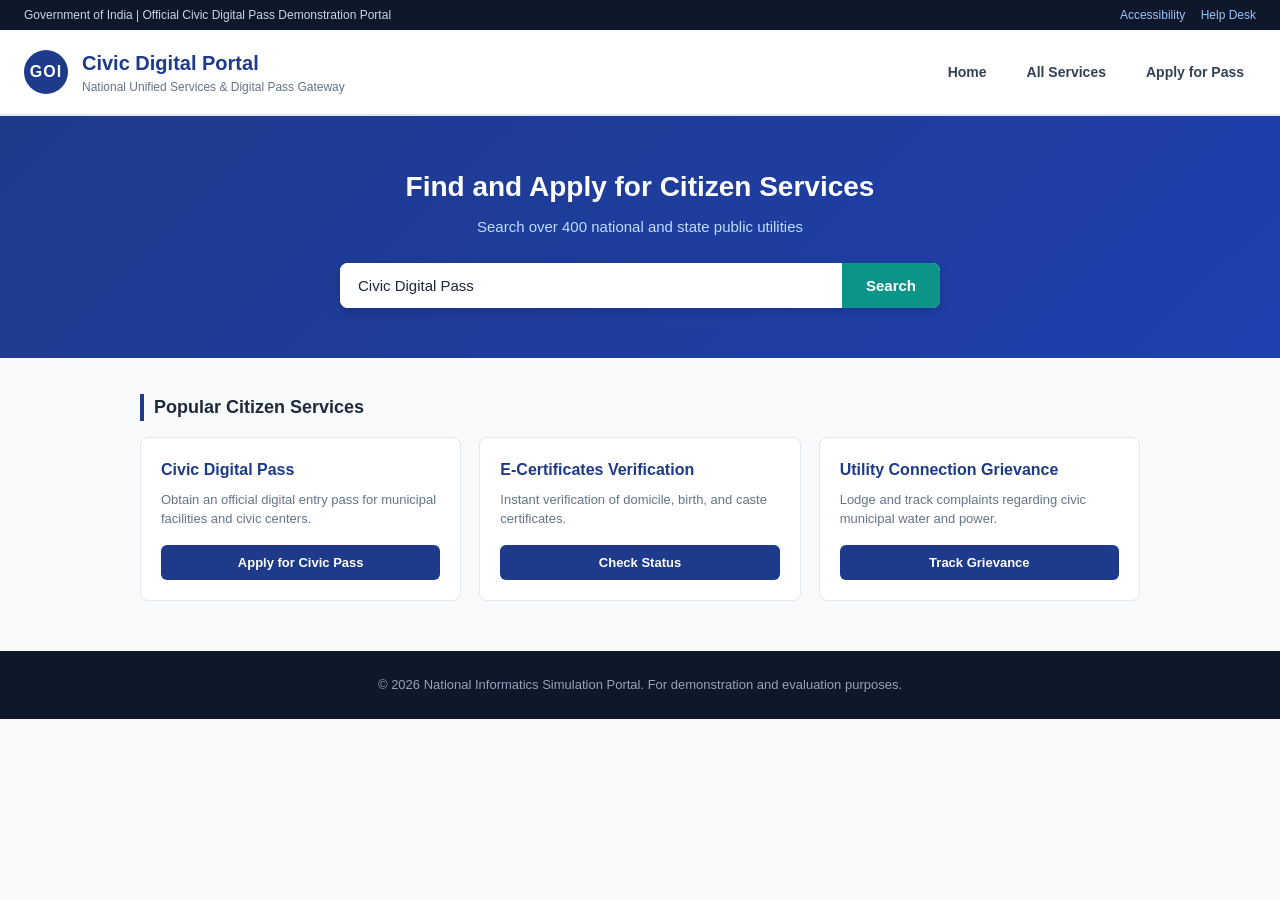
<file: test_portal/index.html>
<!DOCTYPE html>
<html lang="en">
<head>
  <meta charset="UTF-8">
  <meta name="viewport" content="width=device-width, initial-scale=1.0">
  <title>Civic Services Portal - Official Digital Gateway</title>
  <style>
    :root {
      --primary: #1e3a8a;
      --primary-hover: #172554;
      --secondary: #0d9488;
      --bg: #f8fafc;
      --card-bg: #ffffff;
      --text-main: #0f172a;
      --text-muted: #64748b;
      --border: #e2e8f0;
      --warning: #b45309;
    }

    * { box-sizing: border-box; margin: 0; padding: 0; }
    body {
      font-family: -apple-system, BlinkMacSystemFont, "Segoe UI", Roboto, "Helvetica Neue", Arial, sans-serif;
      background-color: var(--bg);
      color: var(--text-main);
      line-height: 1.5;
    }

    .top-strip {
      background: #0f172a;
      color: #cbd5e1;
      padding: 6px 24px;
      font-size: 12px;
      display: flex;
      justify-content: space-between;
      align-items: center;
    }

    .top-strip span { font-weight: 500; }
    .top-strip a { color: #93c5fd; text-decoration: none; margin-left: 12px; }

    header {
      background: #ffffff;
      border-bottom: 2px solid #e2e8f0;
      padding: 18px 24px;
      display: flex;
      justify-content: space-between;
      align-items: center;
    }

    .emblem-title {
      display: flex;
      align-items: center;
      gap: 14px;
    }

    .emblem-badge {
      width: 44px;
      height: 44px;
      border-radius: 50%;
      background: #1e3a8a;
      color: #fff;
      display: flex;
      align-items: center;
      justify-content: center;
      font-weight: 800;
      font-size: 16px;
      letter-spacing: 1px;
    }

    .portal-info h1 {
      font-size: 20px;
      color: #1e3a8a;
      font-weight: 700;
    }

    .portal-info p {
      font-size: 12px;
      color: #64748b;
    }

    nav {
      display: flex;
      gap: 16px;
    }

    nav a {
      color: #334155;
      text-decoration: none;
      font-weight: 600;
      font-size: 14px;
      padding: 6px 12px;
      border-radius: 6px;
      transition: background 0.15s;
    }

    nav a:hover {
      background: #f1f5f9;
      color: #1e3a8a;
    }

    .hero-search {
      background: linear-gradient(135deg, #1e3a8a 0%, #1e40af 100%);
      color: #ffffff;
      padding: 50px 24px;
      text-align: center;
    }

    .hero-search h2 {
      font-size: 28px;
      font-weight: 700;
      margin-bottom: 8px;
    }

    .hero-search p {
      font-size: 15px;
      color: #bfdbfe;
      margin-bottom: 24px;
    }

    .search-box-container {
      max-width: 600px;
      margin: 0 auto;
      display: flex;
      background: #ffffff;
      border-radius: 8px;
      overflow: hidden;
      box-shadow: 0 4px 12px rgba(0, 0, 0, 0.15);
    }

    .search-box-container input {
      flex: 1;
      padding: 14px 18px;
      font-size: 15px;
      border: none;
      outline: none;
      color: #1e293b;
    }

    .search-box-container button {
      background: #0d9488;
      color: #ffffff;
      border: none;
      padding: 0 24px;
      font-size: 15px;
      font-weight: 600;
      cursor: pointer;
      transition: background 0.15s;
    }

    .search-box-container button:hover {
      background: #0f766e;
    }

    main {
      max-width: 1040px;
      margin: 36px auto;
      padding: 0 20px;
    }

    .section-title {
      font-size: 18px;
      font-weight: 700;
      color: #1e293b;
      margin-bottom: 16px;
      border-left: 4px solid #1e3a8a;
      padding-left: 10px;
    }

    .services-grid {
      display: grid;
      grid-template-columns: repeat(auto-fit, minmax(280px, 1fr));
      gap: 18px;
      margin-bottom: 36px;
    }

    .service-card {
      background: #ffffff;
      border: 1px solid var(--border);
      border-radius: 8px;
      padding: 20px;
      display: flex;
      flex-direction: column;
      justify-content: space-between;
      transition: box-shadow 0.2s, transform 0.1s;
    }

    .service-card:hover {
      box-shadow: 0 6px 16px rgba(0, 0, 0, 0.08);
      transform: translateY(-2px);
    }

    .service-card h3 {
      font-size: 16px;
      color: #1e3a8a;
      margin-bottom: 8px;
    }

    .service-card p {
      font-size: 13px;
      color: #64748b;
      margin-bottom: 16px;
      flex: 1;
    }

    .btn-apply {
      display: inline-block;
      text-align: center;
      background: #1e3a8a;
      color: #ffffff;
      padding: 8px 14px;
      border-radius: 6px;
      text-decoration: none;
      font-weight: 600;
      font-size: 13px;
    }

    .btn-apply:hover {
      background: #172554;
    }

    footer {
      background: #0f172a;
      color: #94a3b8;
      text-align: center;
      padding: 24px;
      font-size: 13px;
      margin-top: 50px;
    }
  </style>
</head>
<body>
  <!-- Top Gov Strip -->
  <div class="top-strip">
    <span>Government of India | Official Civic Digital Pass Demonstration Portal</span>
    <div>
      <a href="#accessibility" role="link">Accessibility</a>
      <a href="#help" role="link">Help Desk</a>
    </div>
  </div>

  <!-- Header -->
  <header>
    <div class="emblem-title">
      <div class="emblem-badge">GOI</div>
      <div class="portal-info">
        <h1>Civic Digital Portal</h1>
        <p>National Unified Services & Digital Pass Gateway</p>
      </div>
    </div>
    <nav>
      <a href="index.html">Home</a>
      <a href="results.html">All Services</a>
      <a href="form.html">Apply for Pass</a>
    </nav>
  </header>

  <!-- Hero Search -->
  <section class="hero-search">
    <h2>Find and Apply for Citizen Services</h2>
    <p>Search over 400 national and state public utilities</p>
    <form action="results.html" method="GET" class="search-box-container">
      <input
        type="search"
        name="q"
        placeholder="Type a service e.g. Civic Digital Pass, Identity Verification..."
        aria-label="Search civic services"
        value="Civic Digital Pass"
      />
      <button type="submit">Search</button>
    </form>
  </section>

  <!-- Featured Services -->
  <main>
    <h2 class="section-title">Popular Citizen Services</h2>
    <div class="services-grid">
      <div class="service-card">
        <div>
          <h3>Civic Digital Pass</h3>
          <p>Obtain an official digital entry pass for municipal facilities and civic centers.</p>
        </div>
        <a href="form.html" class="btn-apply" role="button">Apply for Civic Pass</a>
      </div>

      <div class="service-card">
        <div>
          <h3>E-Certificates Verification</h3>
          <p>Instant verification of domicile, birth, and caste certificates.</p>
        </div>
        <a href="results.html?cat=certs" class="btn-apply" role="button">Check Status</a>
      </div>

      <div class="service-card">
        <div>
          <h3>Utility Connection Grievance</h3>
          <p>Lodge and track complaints regarding civic municipal water and power.</p>
        </div>
        <a href="results.html?cat=utility" class="btn-apply" role="button">Track Grievance</a>
      </div>
    </div>
  </main>

  <footer>
    <p>&copy; 2026 National Informatics Simulation Portal. For demonstration and evaluation purposes.</p>
  </footer>
</body>
</html>
</file>
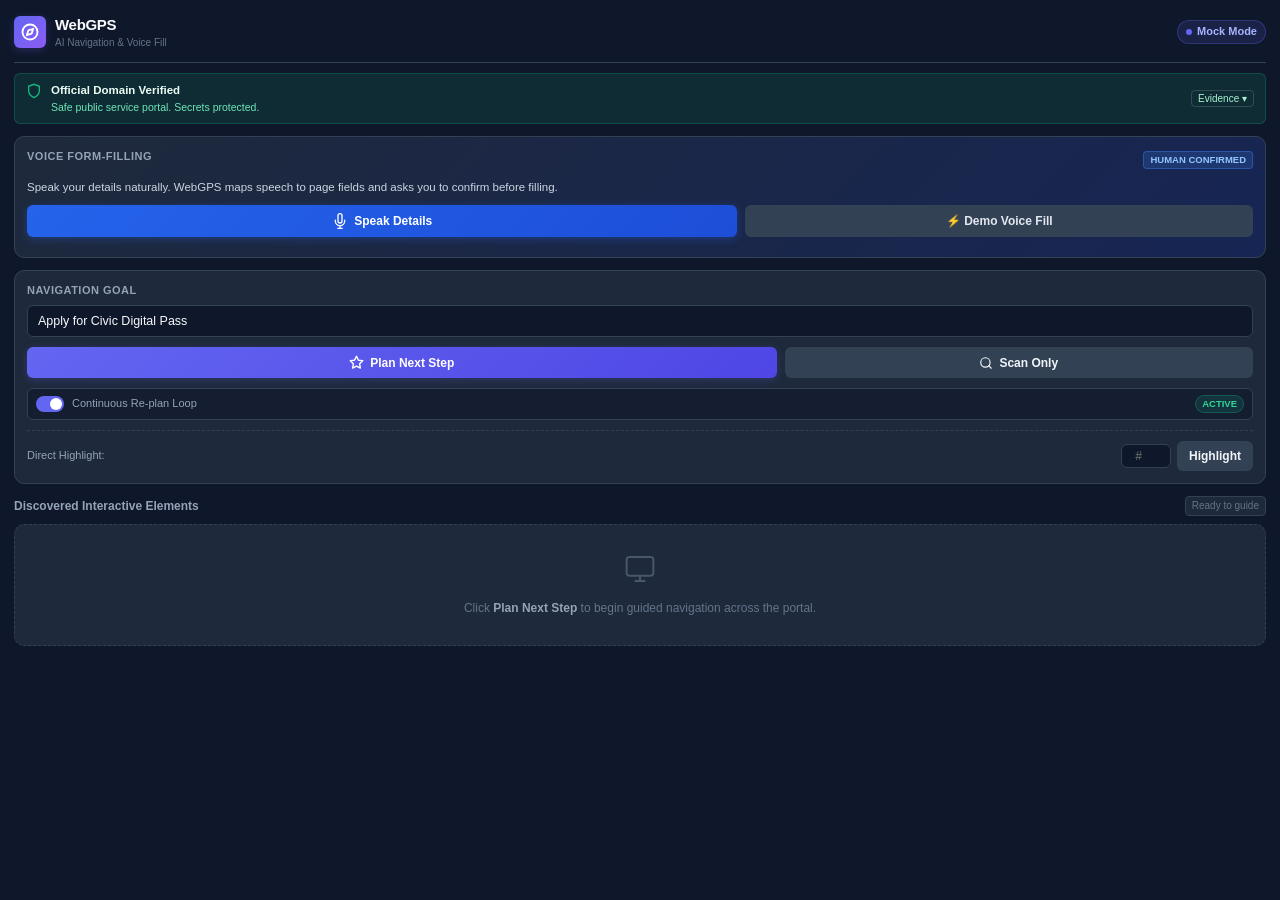
<file: extension/sidepanel.html>
<!DOCTYPE html>
<html lang="en">
<head>
  <meta charset="UTF-8">
  <meta name="viewport" content="width=device-width, initial-scale=1.0">
  <title>WebGPS Assistant</title>
  <link rel="stylesheet" href="sidepanel.css">
</head>
<body>
  <!-- Header with Brand & Mode Status -->
  <header class="app-header">
    <div class="brand">
      <div class="brand-icon">
        <svg width="18" height="18" viewBox="0 0 24 24" fill="none" stroke="currentColor" stroke-width="2.5" stroke-linecap="round" stroke-linejoin="round">
          <circle cx="12" cy="12" r="10"></circle>
          <polygon points="16.24 7.76 14.12 14.12 7.76 16.24 9.88 9.88 16.24 7.76"></polygon>
        </svg>
      </div>
      <div class="brand-text">
        <span class="brand-title">WebGPS</span>
        <span class="brand-subtitle">AI Navigation & Voice Fill</span>
      </div>
    </div>
    <div class="mode-pill" id="modePill" title="Operating mode">
      <span class="mode-dot"></span>
      <span class="mode-text" id="modePillText">Mock Mode</span>
    </div>
  </header>

  <!-- Navigation Toast (Appears during Re-plan loop) -->
  <div class="nav-toast" id="navToast" style="display: none;">
    <span class="toast-dot animate-ping"></span>
    <span id="navToastText">Page changed. WebGPS is re-planning...</span>
  </div>

  <!-- Safety & Security Banner with Evidence Drawer (Step 7) -->
  <section class="safety-banner safe" id="safetyBanner">
    <div class="safety-header">
      <div class="safety-icon" id="safetyIcon">
        <svg width="16" height="16" viewBox="0 0 24 24" fill="none" stroke="currentColor" stroke-width="2">
          <path d="M12 22s8-4 8-10V5l-8-3-8 3v7c0 6 8 10 8 10z"></path>
        </svg>
      </div>
      <div class="safety-content">
        <div class="safety-title" id="safetyTitle">Official Domain Verified</div>
        <div class="safety-desc" id="safetyDesc">Safe public service portal. Secrets protected.</div>
      </div>
      <button class="safety-evidence-btn" id="toggleEvidenceBtn" title="View safety evidence">Evidence &#x25BE;</button>
    </div>

    <!-- Collapsible Deterministic Evidence Drawer -->
    <div class="safety-evidence-drawer" id="safetyEvidenceDrawer" style="display: none;">
      <div class="evidence-list" id="evidenceList">
        <!-- Injected dynamically from /safety findings -->
      </div>
    </div>
  </section>

  <!-- Active AI Guidance & Step Callout Card (Step 4, 5 & 8) -->
  <section class="active-guidance-card" id="activeGuidanceCard" style="display: none;">
    <div class="guidance-header">
      <div class="guidance-header-left">
        <span class="guidance-badge" id="guidanceBadge">Element #0</span>
        <!-- TTS Voice Readout Button (Step 8) -->
        <button class="btn-tts" id="ttsBtn" title="Read step aloud with voice">
          <svg width="13" height="13" viewBox="0 0 24 24" fill="none" stroke="currentColor" stroke-width="2">
            <polygon points="11 5 6 9 2 9 2 15 6 15 11 19 11 5"></polygon>
            <path d="M19.07 4.93a10 10 0 0 1 0 14.14M15.54 8.46a5 5 0 0 1 0 7.07"></path>
          </svg>
          <span>Speak</span>
        </button>
      </div>
      <button class="btn-icon" id="clearHighlightBtn" title="Clear highlight on page">
        <svg width="14" height="14" viewBox="0 0 24 24" fill="none" stroke="currentColor" stroke-width="2.5">
          <line x1="18" y1="6" x2="6" y2="18"></line>
          <line x1="6" y1="6" x2="18" y2="18"></line>
        </svg>
      </button>
    </div>
    <div class="guidance-body">
      <div class="reason-label">AI Navigation Guidance:</div>
      <p class="guidance-text" id="guidanceText">Click on this element to advance towards your goal.</p>

      <!-- Final Submit Callout (Strict User-Control Contract) -->
      <div class="final-step-alert" id="finalStepAlert" style="display: none;">
        <div class="alert-icon">
          <svg width="16" height="16" viewBox="0 0 24 24" fill="none" stroke="currentColor" stroke-width="2.5">
            <path d="M10.29 3.86L1.82 18a2 2 0 0 0 1.71 3h16.94a2 2 0 0 0 1.71-3L13.71 3.86a2 2 0 0 0-3.42 0z"></path>
            <line x1="12" y1="9" x2="12" y2="13"></line>
            <line x1="12" y1="17" x2="12.01" y2="17"></line>
          </svg>
        </div>
        <div class="alert-body">
          <div class="alert-title">Final Action: You press this.</div>
          <div class="alert-text">WebGPS highlights the submit button, but never auto-clicks. You stay in control.</div>
        </div>
      </div>

      <!-- Sensitive Field Shield Callout -->
      <div class="guidance-warning" id="guidanceWarning" style="display: none;">
        <svg width="14" height="14" viewBox="0 0 24 24" fill="none" stroke="currentColor" stroke-width="2">
          <rect x="3" y="11" width="18" height="11" rx="2" ry="2"></rect>
          <path d="M7 11V7a5 5 0 0 1 10 0v4"></path>
        </svg>
        <span><strong>Sensitive field:</strong> Type this one yourself. WebGPS never reads or auto-fills confidential data.</span>
      </div>

      <!-- Candidates list if unsure -->
      <div class="candidates-container" id="candidatesContainer" style="display: none;">
        <span class="candidates-label">Multiple possible paths. Pick one:</span>
        <div class="candidates-chips" id="candidatesList"></div>
      </div>
    </div>
  </section>

  <!-- Voice Form-Filling Assistant Section (Step 6) -->
  <section class="card voice-card" id="voiceSection">
    <div class="section-header">
      <span class="section-label">Voice Form-Filling</span>
      <span class="voice-badge">Human Confirmed</span>
    </div>
    <p class="voice-description">Speak your details naturally. WebGPS maps speech to page fields and asks you to confirm before filling.</p>

    <!-- Voice Control Buttons -->
    <div class="voice-controls-row">
      <button class="btn btn-mic" id="micBtn">
        <svg width="16" height="16" viewBox="0 0 24 24" fill="none" stroke="currentColor" stroke-width="2">
          <path d="M12 1a3 3 0 0 0-3 3v8a3 3 0 0 0 6 0V4a3 3 0 0 0-3-3z"></path>
          <path d="M19 10v2a7 7 0 0 1-14 0v-2"></path>
          <line x1="12" y1="19" x2="12" y2="23"></line>
          <line x1="8" y1="23" x2="16" y2="23"></line>
        </svg>
        <span id="micBtnLabel">Speak Details</span>
      </button>

      <button class="btn btn-demo-speech" id="demoSpeechBtn" title="Instant demo speech without microphone dependencies">
        ⚡ Demo Voice Fill
      </button>
    </div>

    <!-- Recording Indicator -->
    <div class="recording-indicator" id="recordingIndicator" style="display: none;">
      <span class="recording-pulse"></span>
      <span id="recordingStatusText">Listening... Speak name, email, category...</span>
    </div>

    <!-- Utterance Transcript Box -->
    <div class="transcript-box" id="transcriptBox" style="display: none;">
      <span class="transcript-label">Transcribed Speech:</span>
      <p class="transcript-text" id="transcriptText"></p>
    </div>

    <!-- Form Filling Confirmation Card (Step 6 Human-in-the-Loop) -->
    <div class="confirmation-card" id="confirmationCard" style="display: none;">
      <div class="confirmation-header">
        <svg width="16" height="16" viewBox="0 0 24 24" fill="none" stroke="#10b981" stroke-width="2.5">
          <path d="M22 11.08V12a10 10 0 1 1-5.93-9.14"></path>
          <polyline points="22 4 12 14.01 9 11.01"></polyline>
        </svg>
        <span class="confirmation-title">Review & Confirm Field Mapping</span>
      </div>
      <p class="confirmation-subtitle">WebGPS will fill only these non-sensitive fields upon your approval:</p>

      <div class="assignments-table" id="assignmentsList">
        <!-- Dynamic field rows with editable values -->
      </div>

      <div class="confirmation-actions">
        <button class="btn btn-confirm" id="confirmFillBtn">
          <svg width="14" height="14" viewBox="0 0 24 24" fill="none" stroke="currentColor" stroke-width="2.5">
            <polyline points="20 6 9 17 4 12"></polyline>
          </svg>
          <span>Confirm & Fill Form</span>
        </button>
        <button class="btn btn-cancel" id="cancelFillBtn">Cancel</button>
      </div>
    </div>

    <!-- Success Fill Banner -->
    <div class="fill-success-banner" id="fillSuccessBanner" style="display: none;">
      <span>✅ Fields successfully inserted into the page. You stay in control: press Submit yourself.</span>
    </div>
  </section>

  <!-- Goal & Action Section -->
  <section class="card goal-card">
    <label for="goalInput" class="section-label">Navigation Goal</label>
    <div class="goal-input-wrapper">
      <input
        type="text"
        id="goalInput"
        class="goal-input"
        placeholder="e.g., Apply for Civic Digital Pass"
        value="Apply for Civic Digital Pass"
      />
    </div>

    <!-- Dual Actions: Plan (AI) & Scan (Inspection) -->
    <div class="action-buttons-grid">
      <button class="btn btn-primary btn-plan" id="planBtn">
        <svg width="15" height="15" viewBox="0 0 24 24" fill="none" stroke="currentColor" stroke-width="2.2" stroke-linecap="round" stroke-linejoin="round">
          <polygon points="12 2 15.09 8.26 22 9.27 17 14.14 18.18 21.02 12 17.77 5.82 21.02 7 14.14 2 9.27 8.91 8.26 12 2"></polygon>
        </svg>
        <span>Plan Next Step</span>
      </button>

      <button class="btn btn-secondary btn-scan" id="scanBtn" title="Inspect all interactive page elements">
        <svg width="14" height="14" viewBox="0 0 24 24" fill="none" stroke="currentColor" stroke-width="2" stroke-linecap="round" stroke-linejoin="round">
          <circle cx="11" cy="11" r="8"></circle>
          <line x1="21" y1="21" x2="16.65" y2="16.65"></line>
        </svg>
        <span>Scan Only</span>
      </button>
    </div>

    <!-- Re-plan Loop Switch (Step 5) -->
    <div class="replan-toggle-row">
      <label class="switch-container">
        <input type="checkbox" id="autoReplanToggle" checked />
        <span class="switch-slider"></span>
        <span class="switch-label">Continuous Re-plan Loop</span>
      </label>
      <span class="loop-indicator" title="Automatically re-plans when page changes">Active</span>
    </div>

    <!-- Quick Highlighter Controller (Manual testing) -->
    <div class="highlighter-quickbar">
      <span class="quickbar-label">Direct Highlight:</span>
      <div class="quickbar-controls">
        <input type="number" id="manualHighlightInput" class="num-input" min="1" max="100" placeholder="#" />
        <button class="btn btn-secondary" id="manualHighlightBtn">Highlight</button>
      </div>
    </div>
  </section>

  <!-- Stats Counter Bar -->
  <section class="stats-bar" id="statsBar" style="display: none;">
    <div class="stat-item">
      <span class="stat-num" id="totalCount">0</span>
      <span class="stat-lbl">Elements</span>
    </div>
    <div class="stat-item">
      <span class="stat-num" id="inViewCount">0</span>
      <span class="stat-lbl">In Viewport</span>
    </div>
    <div class="stat-item">
      <span class="stat-num text-warning" id="sensitiveCount">0</span>
      <span class="stat-lbl">Sensitive</span>
    </div>
  </section>

  <!-- Elements List Section -->
  <section class="elements-section">
    <div class="section-header">
      <h3 class="section-title">Discovered Interactive Elements</h3>
      <span class="element-filter-badge" id="pageTitleBadge">Ready to guide</span>
    </div>

    <!-- Empty State -->
    <div class="empty-state" id="emptyState">
      <div class="empty-icon">
        <svg width="32" height="32" viewBox="0 0 24 24" fill="none" stroke="currentColor" stroke-width="1.5">
          <rect x="2" y="3" width="20" height="14" rx="2" ry="2"></rect>
          <line x1="8" y1="21" x2="16" y2="21"></line>
          <line x1="12" y1="17" x2="12" y2="21"></line>
        </svg>
      </div>
      <p class="empty-text">Click <strong>Plan Next Step</strong> to begin guided navigation across the portal.</p>
    </div>

    <!-- Dynamic List Container -->
    <div class="elements-list" id="elementsList" style="display: none;"></div>
  </section>

  <script src="sidepanel.js"></script>
</body>
</html>
</file>
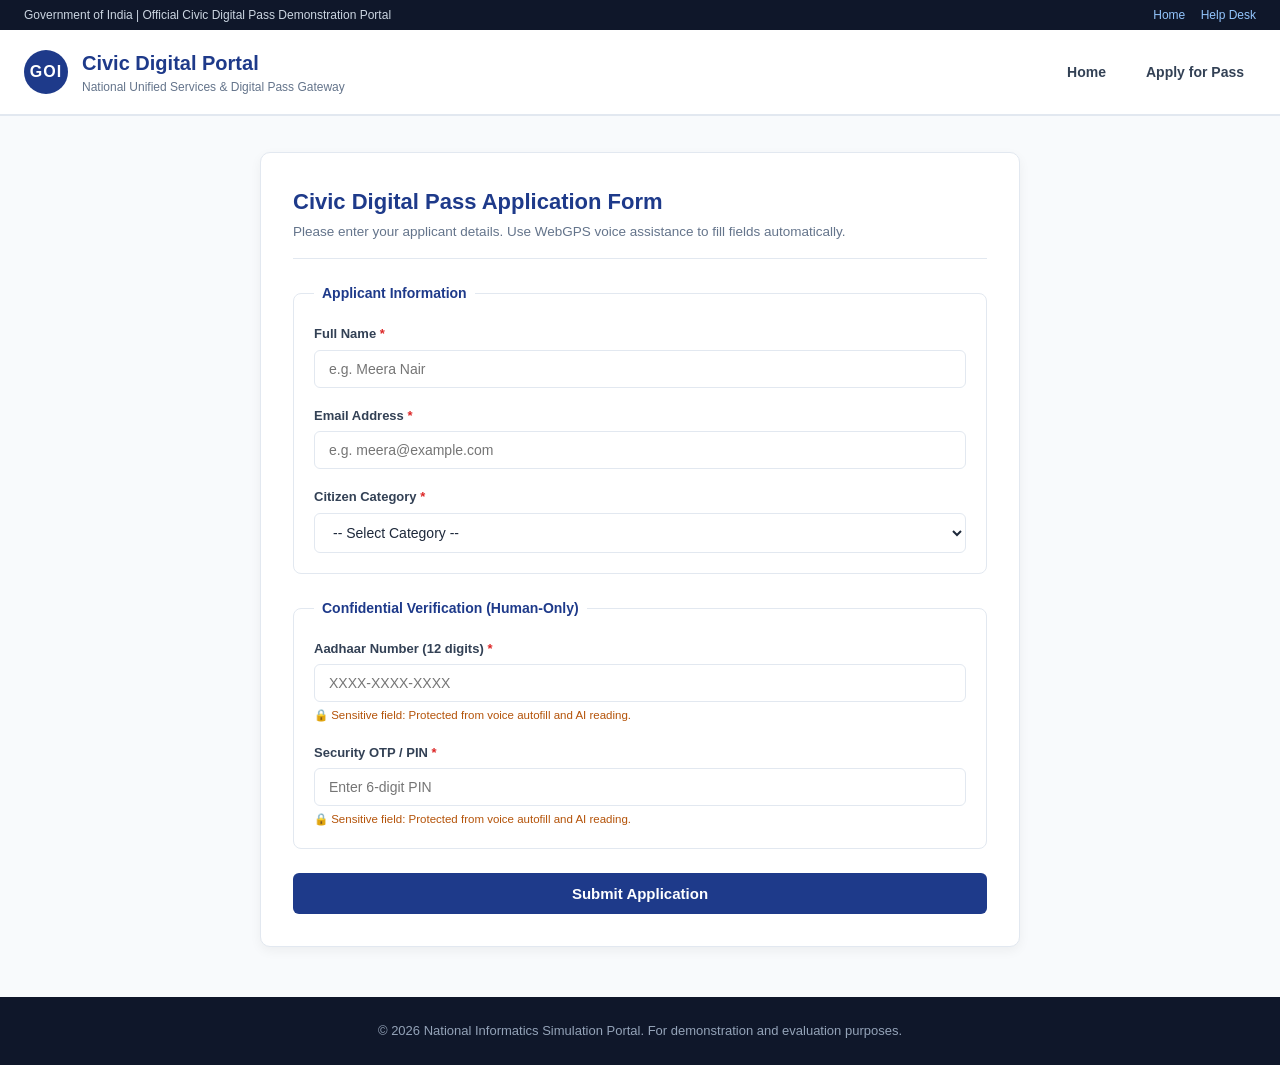
<file: test_portal/form.html>
<!DOCTYPE html>
<html lang="en">
<head>
  <meta charset="UTF-8">
  <meta name="viewport" content="width=device-width, initial-scale=1.0">
  <title>Civic Digital Pass Application - Official Portal</title>
  <style>
    :root {
      --primary: #1e3a8a;
      --primary-hover: #172554;
      --secondary: #0d9488;
      --bg: #f8fafc;
      --card-bg: #ffffff;
      --text-main: #0f172a;
      --text-muted: #64748b;
      --border: #e2e8f0;
      --warning: #b45309;
      --warning-bg: #fef3c7;
    }

    * { box-sizing: border-box; margin: 0; padding: 0; }
    body {
      font-family: -apple-system, BlinkMacSystemFont, "Segoe UI", Roboto, "Helvetica Neue", Arial, sans-serif;
      background-color: var(--bg);
      color: var(--text-main);
      line-height: 1.5;
    }

    .top-strip {
      background: #0f172a;
      color: #cbd5e1;
      padding: 6px 24px;
      font-size: 12px;
      display: flex;
      justify-content: space-between;
      align-items: center;
    }

    .top-strip span { font-weight: 500; }
    .top-strip a { color: #93c5fd; text-decoration: none; margin-left: 12px; }

    header {
      background: #ffffff;
      border-bottom: 2px solid #e2e8f0;
      padding: 18px 24px;
      display: flex;
      justify-content: space-between;
      align-items: center;
    }

    .emblem-title {
      display: flex;
      align-items: center;
      gap: 14px;
    }

    .emblem-badge {
      width: 44px;
      height: 44px;
      border-radius: 50%;
      background: #1e3a8a;
      color: #fff;
      display: flex;
      align-items: center;
      justify-content: center;
      font-weight: 800;
      font-size: 16px;
      letter-spacing: 1px;
    }

    .portal-info h1 {
      font-size: 20px;
      color: #1e3a8a;
      font-weight: 700;
    }

    .portal-info p {
      font-size: 12px;
      color: #64748b;
    }

    nav {
      display: flex;
      gap: 16px;
    }

    nav a {
      color: #334155;
      text-decoration: none;
      font-weight: 600;
      font-size: 14px;
      padding: 6px 12px;
      border-radius: 6px;
      transition: background 0.15s;
    }

    nav a:hover {
      background: #f1f5f9;
      color: #1e3a8a;
    }

    main {
      max-width: 800px;
      margin: 36px auto;
      padding: 0 20px;
    }

    .form-card {
      background: #ffffff;
      border: 1px solid var(--border);
      border-radius: 10px;
      padding: 32px;
      box-shadow: 0 4px 12px rgba(0, 0, 0, 0.05);
    }

    .form-header {
      margin-bottom: 24px;
      padding-bottom: 16px;
      border-bottom: 1px solid var(--border);
    }

    .form-header h2 {
      font-size: 22px;
      color: #1e3a8a;
      font-weight: 700;
    }

    .form-header p {
      color: var(--text-muted);
      font-size: 13.5px;
      margin-top: 4px;
    }

    fieldset {
      border: 1px solid var(--border);
      border-radius: 8px;
      padding: 20px;
      margin-bottom: 24px;
    }

    legend {
      font-size: 14px;
      font-weight: 700;
      color: #1e3a8a;
      padding: 0 8px;
    }

    .form-group {
      margin-bottom: 18px;
    }

    .form-group:last-child {
      margin-bottom: 0;
    }

    label {
      display: block;
      font-size: 13px;
      font-weight: 600;
      color: #334155;
      margin-bottom: 6px;
    }

    .required-star {
      color: #dc2626;
    }

    input[type="text"],
    input[type="email"],
    input[type="password"],
    select {
      width: 100%;
      padding: 10px 14px;
      font-size: 14px;
      border: 1px solid var(--border);
      border-radius: 6px;
      background: #ffffff;
      color: #1e293b;
      outline: none;
      transition: border-color 0.15s, box-shadow 0.15s;
    }

    input:focus,
    select:focus {
      border-color: #1e3a8a;
      box-shadow: 0 0 0 3px rgba(30, 58, 138, 0.15);
    }

    .sensitive-notice {
      display: flex;
      align-items: center;
      gap: 6px;
      font-size: 11.5px;
      color: var(--warning);
      margin-top: 5px;
      font-weight: 500;
    }

    .btn-submit {
      background: #1e3a8a;
      color: #ffffff;
      border: none;
      padding: 12px 28px;
      font-size: 15px;
      font-weight: 700;
      border-radius: 6px;
      cursor: pointer;
      transition: background 0.15s;
      width: 100%;
    }

    .btn-submit:hover {
      background: #172554;
    }

    .confirmation-banner {
      display: none;
      background: #ecfdf5;
      border: 1px solid #10b981;
      color: #065f46;
      padding: 16px;
      border-radius: 8px;
      margin-top: 20px;
      text-align: center;
      font-weight: 600;
    }

    footer {
      background: #0f172a;
      color: #94a3b8;
      text-align: center;
      padding: 24px;
      font-size: 13px;
      margin-top: 50px;
    }
  </style>
</head>
<body>
  <div class="top-strip">
    <span>Government of India | Official Civic Digital Pass Demonstration Portal</span>
    <div>
      <a href="index.html">Home</a>
      <a href="#help">Help Desk</a>
    </div>
  </div>

  <header>
    <div class="emblem-title">
      <div class="emblem-badge">GOI</div>
      <div class="portal-info">
        <h1>Civic Digital Portal</h1>
        <p>National Unified Services & Digital Pass Gateway</p>
      </div>
    </div>
    <nav>
      <a href="index.html">Home</a>
      <a href="form.html">Apply for Pass</a>
    </nav>
  </header>

  <main>
    <div class="form-card">
      <div class="form-header">
        <h2>Civic Digital Pass Application Form</h2>
        <p>Please enter your applicant details. Use WebGPS voice assistance to fill fields automatically.</p>
      </div>

      <form id="passForm" onsubmit="event.preventDefault(); document.getElementById('successMsg').style.display = 'block';">
        <!-- Section 1: Non-Sensitive Personal Details -->
        <fieldset>
          <legend>Applicant Information</legend>
          <div class="form-group">
            <label for="applicant_name">Full Name <span class="required-star">*</span></label>
            <input
              type="text"
              id="applicant_name"
              name="applicant_name"
              placeholder="e.g. Meera Nair"
              required
            />
          </div>

          <div class="form-group">
            <label for="applicant_email">Email Address <span class="required-star">*</span></label>
            <input
              type="email"
              id="applicant_email"
              name="applicant_email"
              placeholder="e.g. meera@example.com"
              required
            />
          </div>

          <div class="form-group">
            <label for="pass_category">Citizen Category <span class="required-star">*</span></label>
            <select id="pass_category" name="pass_category" required>
              <option value="">-- Select Category --</option>
              <option value="General">General</option>
              <option value="Senior Citizen">Senior Citizen</option>
              <option value="Student">Student</option>
              <option value="Healthcare Worker">Healthcare Worker</option>
            </select>
          </div>
        </fieldset>

        <!-- Section 2: Sensitive Verification (Demonstrating Privacy Guard) -->
        <fieldset>
          <legend>Confidential Verification (Human-Only)</legend>
          <div class="form-group">
            <label for="aadhaar_num">Aadhaar Number (12 digits) <span class="required-star">*</span></label>
            <input
              type="text"
              id="aadhaar_num"
              name="aadhaar_num"
              placeholder="XXXX-XXXX-XXXX"
              autocomplete="off"
            />
            <div class="sensitive-notice">🔒 Sensitive field: Protected from voice autofill and AI reading.</div>
          </div>

          <div class="form-group">
            <label for="security_pin">Security OTP / PIN <span class="required-star">*</span></label>
            <input
              type="password"
              id="security_pin"
              name="security_pin"
              placeholder="Enter 6-digit PIN"
              autocomplete="off"
            />
            <div class="sensitive-notice">🔒 Sensitive field: Protected from voice autofill and AI reading.</div>
          </div>
        </fieldset>

        <button type="submit" id="submit_btn" class="btn-submit">Submit Application</button>
      </form>

      <div class="confirmation-banner" id="successMsg">
        🎉 Application Submitted Successfully! Reference ID: #CP-2026-9481
      </div>
    </div>
  </main>

  <footer>
    <p>&copy; 2026 National Informatics Simulation Portal. For demonstration and evaluation purposes.</p>
  </footer>
</body>
</html>
</file>
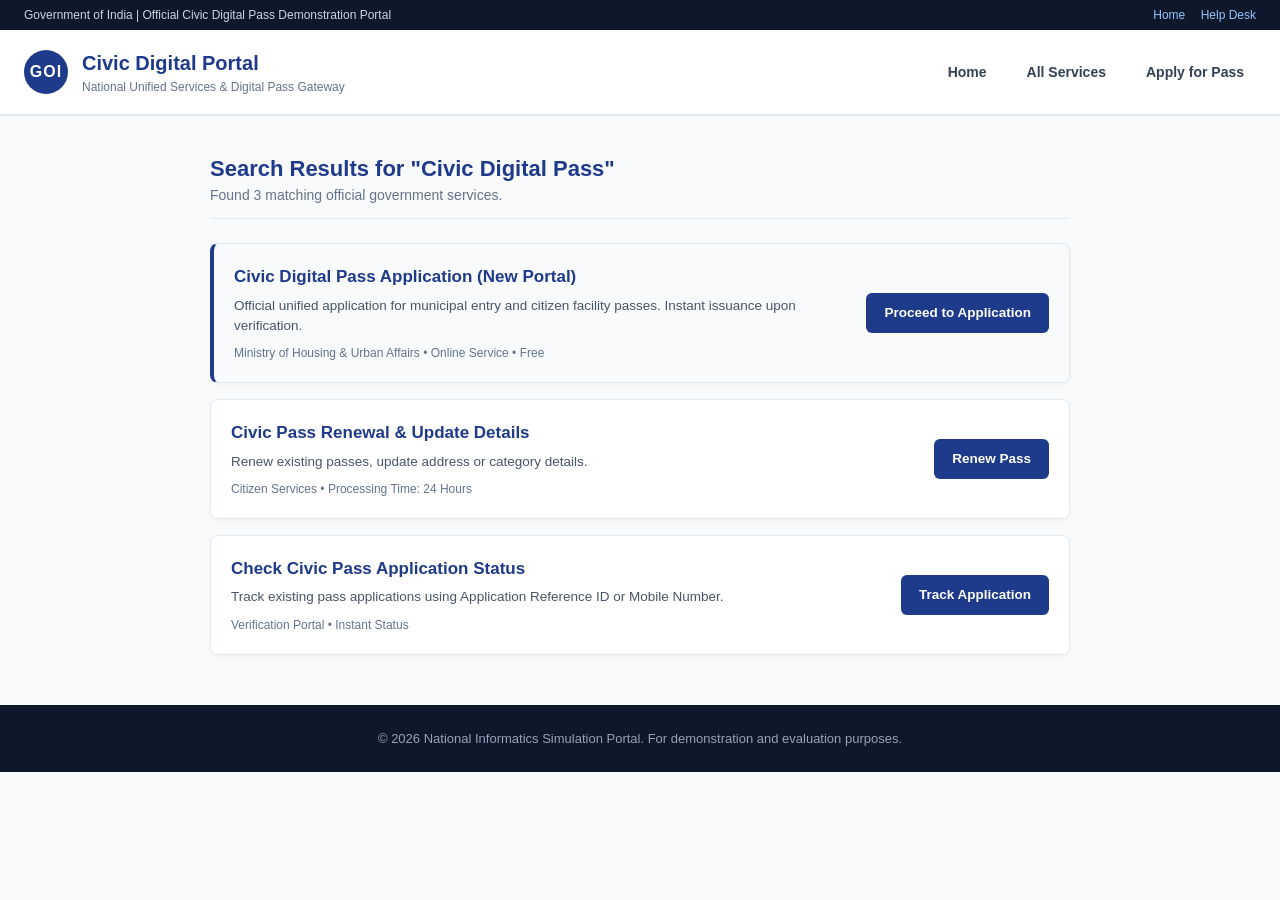
<file: test_portal/results.html>
<!DOCTYPE html>
<html lang="en">
<head>
  <meta charset="UTF-8">
  <meta name="viewport" content="width=device-width, initial-scale=1.0">
  <title>Search Results - Civic Digital Pass Gateway</title>
  <style>
    :root {
      --primary: #1e3a8a;
      --primary-hover: #172554;
      --secondary: #0d9488;
      --bg: #f8fafc;
      --card-bg: #ffffff;
      --text-main: #0f172a;
      --text-muted: #64748b;
      --border: #e2e8f0;
    }

    * { box-sizing: border-box; margin: 0; padding: 0; }
    body {
      font-family: -apple-system, BlinkMacSystemFont, "Segoe UI", Roboto, "Helvetica Neue", Arial, sans-serif;
      background-color: var(--bg);
      color: var(--text-main);
      line-height: 1.5;
    }

    .top-strip {
      background: #0f172a;
      color: #cbd5e1;
      padding: 6px 24px;
      font-size: 12px;
      display: flex;
      justify-content: space-between;
      align-items: center;
    }

    .top-strip span { font-weight: 500; }
    .top-strip a { color: #93c5fd; text-decoration: none; margin-left: 12px; }

    header {
      background: #ffffff;
      border-bottom: 2px solid #e2e8f0;
      padding: 18px 24px;
      display: flex;
      justify-content: space-between;
      align-items: center;
    }

    .emblem-title {
      display: flex;
      align-items: center;
      gap: 14px;
    }

    .emblem-badge {
      width: 44px;
      height: 44px;
      border-radius: 50%;
      background: #1e3a8a;
      color: #fff;
      display: flex;
      align-items: center;
      justify-content: center;
      font-weight: 800;
      font-size: 16px;
      letter-spacing: 1px;
    }

    .portal-info h1 {
      font-size: 20px;
      color: #1e3a8a;
      font-weight: 700;
    }

    .portal-info p {
      font-size: 12px;
      color: #64748b;
    }

    nav {
      display: flex;
      gap: 16px;
    }

    nav a {
      color: #334155;
      text-decoration: none;
      font-weight: 600;
      font-size: 14px;
      padding: 6px 12px;
      border-radius: 6px;
      transition: background 0.15s;
    }

    nav a:hover {
      background: #f1f5f9;
      color: #1e3a8a;
    }

    main {
      max-width: 900px;
      margin: 36px auto;
      padding: 0 20px;
    }

    .search-summary {
      margin-bottom: 24px;
      padding-bottom: 12px;
      border-bottom: 1px solid var(--border);
    }

    .search-summary h2 {
      font-size: 22px;
      color: #1e3a8a;
      font-weight: 700;
    }

    .search-summary p {
      color: var(--text-muted);
      font-size: 14px;
    }

    .results-list {
      display: flex;
      flex-direction: column;
      gap: 16px;
    }

    .result-card {
      background: #ffffff;
      border: 1px solid var(--border);
      border-radius: 8px;
      padding: 20px;
      box-shadow: 0 2px 6px rgba(0, 0, 0, 0.04);
      display: flex;
      justify-content: space-between;
      align-items: center;
      gap: 20px;
    }

    .result-card.featured {
      border-left: 4px solid #1e3a8a;
      background: #f8fafc;
    }

    .result-content h3 {
      font-size: 17px;
      color: #1e3a8a;
      margin-bottom: 6px;
    }

    .result-content p {
      font-size: 13.5px;
      color: #475569;
      margin-bottom: 8px;
    }

    .result-meta {
      font-size: 12px;
      color: #64748b;
    }

    .btn-action {
      background: #1e3a8a;
      color: #ffffff;
      padding: 10px 18px;
      border-radius: 6px;
      text-decoration: none;
      font-weight: 600;
      font-size: 13.5px;
      white-space: nowrap;
      transition: background 0.15s;
    }

    .btn-action:hover {
      background: #172554;
    }

    footer {
      background: #0f172a;
      color: #94a3b8;
      text-align: center;
      padding: 24px;
      font-size: 13px;
      margin-top: 50px;
    }
  </style>
</head>
<body>
  <div class="top-strip">
    <span>Government of India | Official Civic Digital Pass Demonstration Portal</span>
    <div>
      <a href="index.html">Home</a>
      <a href="#help">Help Desk</a>
    </div>
  </div>

  <header>
    <div class="emblem-title">
      <div class="emblem-badge">GOI</div>
      <div class="portal-info">
        <h1>Civic Digital Portal</h1>
        <p>National Unified Services & Digital Pass Gateway</p>
      </div>
    </div>
    <nav>
      <a href="index.html">Home</a>
      <a href="results.html">All Services</a>
      <a href="form.html">Apply for Pass</a>
    </nav>
  </header>

  <main>
    <div class="search-summary">
      <h2>Search Results for "Civic Digital Pass"</h2>
      <p>Found 3 matching official government services.</p>
    </div>

    <div class="results-list">
      <!-- Best Match / Direct Link to Form -->
      <div class="result-card featured">
        <div class="result-content">
          <h3>Civic Digital Pass Application (New Portal)</h3>
          <p>Official unified application for municipal entry and citizen facility passes. Instant issuance upon verification.</p>
          <div class="result-meta">Ministry of Housing & Urban Affairs &bull; Online Service &bull; Free</div>
        </div>
        <a href="form.html" class="btn-action" role="button">Proceed to Application</a>
      </div>

      <div class="result-card">
        <div class="result-content">
          <h3>Civic Pass Renewal & Update Details</h3>
          <p>Renew existing passes, update address or category details.</p>
          <div class="result-meta">Citizen Services &bull; Processing Time: 24 Hours</div>
        </div>
        <a href="form.html?action=renew" class="btn-action" role="button">Renew Pass</a>
      </div>

      <div class="result-card">
        <div class="result-content">
          <h3>Check Civic Pass Application Status</h3>
          <p>Track existing pass applications using Application Reference ID or Mobile Number.</p>
          <div class="result-meta">Verification Portal &bull; Instant Status</div>
        </div>
        <a href="results.html?status=track" class="btn-action" role="button">Track Application</a>
      </div>
    </div>
  </main>

  <footer>
    <p>&copy; 2026 National Informatics Simulation Portal. For demonstration and evaluation purposes.</p>
  </footer>
</body>
</html>
</file>
<file: extension/sidepanel.css>
/* WebGPS Side Panel Styles - Built with TasteSkill & Impeccable standards */

:root {
  --bg-primary: #0f172a;
  --bg-secondary: #1e293b;
  --bg-card: #1e293b;
  --bg-input: #0f172a;
  --border-subtle: #334155;
  --border-focus: #6366f1;
  --text-primary: #f8fafc;
  --text-secondary: #94a3b8;
  --text-muted: #64748b;
  --accent-primary: #6366f1;
  --accent-hover: #4f46e5;
  --accent-glow: rgba(99, 102, 241, 0.25);
  --success: #10b981;
  --success-bg: rgba(16, 185, 129, 0.12);
  --warning: #f59e0b;
  --warning-bg: rgba(245, 158, 11, 0.12);
  --danger: #ef4444;
  --danger-bg: rgba(239, 68, 68, 0.15);
  --radius-sm: 6px;
  --radius-md: 10px;
  --radius-lg: 14px;
}

* {
  box-sizing: border-box;
  margin: 0;
  padding: 0;
}

body {
  font-family: -apple-system, BlinkMacSystemFont, "Segoe UI", Roboto, "Inter", sans-serif;
  background-color: var(--bg-primary);
  color: var(--text-primary);
  line-height: 1.45;
  font-size: 13px;
  padding: 14px;
  min-height: 100vh;
  -webkit-font-smoothing: antialiased;
}

/* App Header */
.app-header {
  display: flex;
  align-items: center;
  justify-content: space-between;
  padding-bottom: 12px;
  border-bottom: 1px solid var(--border-subtle);
  margin-bottom: 10px;
}

.brand {
  display: flex;
  align-items: center;
  gap: 9px;
}

.brand-icon {
  width: 32px;
  height: 32px;
  background: linear-gradient(135deg, #6366f1 0%, #8b5cf6 100%);
  border-radius: var(--radius-sm);
  display: flex;
  align-items: center;
  justify-content: center;
  color: #fff;
  box-shadow: 0 2px 8px var(--accent-glow);
}

.brand-title {
  font-size: 15px;
  font-weight: 700;
  color: var(--text-primary);
  letter-spacing: -0.3px;
}

.brand-subtitle {
  display: block;
  font-size: 10px;
  color: var(--text-muted);
  font-weight: 500;
}

.mode-pill {
  display: inline-flex;
  align-items: center;
  gap: 5px;
  background-color: rgba(99, 102, 241, 0.15);
  border: 1px solid rgba(99, 102, 241, 0.3);
  padding: 3px 8px;
  border-radius: 20px;
  font-size: 11px;
  color: #a5b4fc;
  font-weight: 600;
}

.mode-dot {
  width: 6px;
  height: 6px;
  border-radius: 50%;
  background-color: #6366f1;
  animation: pulse-dot 2s infinite ease-in-out;
}

@keyframes pulse-dot {
  0%, 100% { opacity: 0.5; transform: scale(0.9); }
  50% { opacity: 1; transform: scale(1.2); }
}

/* Navigation Toast (Step 5) */
.nav-toast {
  display: flex;
  align-items: center;
  gap: 7px;
  background: #312e81;
  border: 1px solid #6366f1;
  color: #e0e7ff;
  padding: 6px 10px;
  border-radius: var(--radius-sm);
  font-size: 11.5px;
  font-weight: 600;
  margin-bottom: 10px;
  animation: slide-in 0.2s ease-out;
  box-shadow: 0 2px 10px var(--accent-glow);
}

.toast-dot {
  width: 7px;
  height: 7px;
  background-color: #a5b4fc;
  border-radius: 50%;
}

/* Safety Banner with Evidence Drawer (Step 7) */
.safety-banner {
  border-radius: var(--radius-sm);
  margin-bottom: 12px;
  font-size: 11.5px;
  overflow: hidden;
  transition: all 0.2s ease;
}

.safety-header {
  display: flex;
  align-items: flex-start;
  gap: 9px;
  padding: 8px 11px;
}

.safety-banner.safe {
  background: var(--success-bg);
  border: 1px solid rgba(16, 185, 129, 0.25);
  color: #a7f3d0;
}

.safety-banner.caution {
  background: var(--warning-bg);
  border: 1px solid rgba(245, 158, 11, 0.35);
  color: #fde68a;
}

.safety-banner.danger {
  background: var(--danger-bg);
  border: 1px solid rgba(239, 68, 68, 0.4);
  color: #fca5a5;
}

.safety-icon {
  margin-top: 1px;
  color: var(--success);
  flex-shrink: 0;
}

.safety-banner.caution .safety-icon { color: var(--warning); }
.safety-banner.danger .safety-icon { color: var(--danger); }

.safety-content {
  flex: 1;
}

.safety-title {
  font-weight: 700;
  color: #ecfdf5;
}

.safety-banner.caution .safety-title { color: #fef08a; }
.safety-banner.danger .safety-title { color: #fecaca; }

.safety-desc {
  color: #6ee7b7;
  font-size: 10.5px;
  margin-top: 1px;
}

.safety-banner.caution .safety-desc { color: #fde047; }
.safety-banner.danger .safety-desc { color: #f87171; }

.safety-evidence-btn {
  background: transparent;
  border: 1px solid rgba(255, 255, 255, 0.15);
  color: inherit;
  font-size: 10px;
  padding: 2px 6px;
  border-radius: 4px;
  cursor: pointer;
  align-self: center;
  transition: background-color 0.15s;
}

.safety-evidence-btn:hover {
  background: rgba(255, 255, 255, 0.1);
}

.safety-evidence-drawer {
  padding: 8px 12px;
  border-top: 1px solid rgba(255, 255, 255, 0.1);
  background: rgba(0, 0, 0, 0.2);
}

.evidence-list {
  display: flex;
  flex-direction: column;
  gap: 6px;
}

.evidence-item {
  font-size: 10.5px;
  line-height: 1.4;
}

.evidence-item strong {
  display: block;
  font-size: 10.5px;
  color: #f1f5f9;
}

/* Active Guidance Callout Card (Step 4, 5 & 8) */
.active-guidance-card {
  background: linear-gradient(135deg, rgba(99, 102, 241, 0.18) 0%, rgba(30, 41, 59, 0.9) 100%);
  border: 1px solid #6366f1;
  border-radius: var(--radius-md);
  padding: 13px;
  margin-bottom: 12px;
  box-shadow: 0 4px 16px var(--accent-glow);
  animation: slide-in 0.2s ease-out;
}

.active-guidance-card.is-sensitive-active {
  background: linear-gradient(135deg, rgba(245, 158, 11, 0.18) 0%, rgba(30, 41, 59, 0.9) 100%);
  border-color: #f59e0b;
}

@keyframes slide-in {
  from { opacity: 0; transform: translateY(-4px); }
  to { opacity: 1; transform: translateY(0); }
}

.guidance-header {
  display: flex;
  align-items: center;
  justify-content: space-between;
  margin-bottom: 8px;
}

.guidance-header-left {
  display: flex;
  align-items: center;
  gap: 8px;
}

.guidance-badge {
  font-size: 11px;
  font-weight: 700;
  background: #6366f1;
  color: #ffffff;
  padding: 2px 8px;
  border-radius: 4px;
}

.active-guidance-card.is-sensitive-active .guidance-badge {
  background: #b45309;
}

/* TTS Speak Button (Step 8) */
.btn-tts {
  display: inline-flex;
  align-items: center;
  gap: 4px;
  background: rgba(99, 102, 241, 0.25);
  border: 1px solid rgba(99, 102, 241, 0.5);
  color: #e0e7ff;
  font-size: 10.5px;
  font-weight: 600;
  padding: 2px 7px;
  border-radius: 4px;
  cursor: pointer;
  transition: all 0.15s;
}

.btn-tts:hover {
  background: #6366f1;
  color: #fff;
}

.btn-icon {
  background: transparent;
  border: none;
  color: var(--text-muted);
  cursor: pointer;
  padding: 2px;
  border-radius: 4px;
  display: flex;
  align-items: center;
  justify-content: center;
  transition: color 0.15s, background-color 0.15s;
}

.btn-icon:hover {
  color: var(--text-primary);
  background-color: rgba(255, 255, 255, 0.1);
}

.reason-label {
  font-size: 10px;
  text-transform: uppercase;
  letter-spacing: 0.5px;
  color: #a5b4fc;
  font-weight: 700;
  margin-bottom: 3px;
}

.guidance-text {
  font-size: 12.5px;
  color: var(--text-primary);
  font-weight: 500;
  line-height: 1.4;
}

/* Final Step Alert */
.final-step-alert {
  display: flex;
  align-items: flex-start;
  gap: 8px;
  margin-top: 10px;
  padding: 8px 10px;
  background: rgba(239, 68, 68, 0.15);
  border: 1px solid rgba(239, 68, 68, 0.35);
  border-radius: var(--radius-sm);
  color: #fca5a5;
}

.final-step-alert .alert-icon {
  color: var(--danger);
  margin-top: 1px;
  flex-shrink: 0;
}

.final-step-alert .alert-title {
  font-size: 11.5px;
  font-weight: 700;
  color: #fecaca;
}

.final-step-alert .alert-text {
  font-size: 10.5px;
  color: #f87171;
  margin-top: 1px;
}

/* Sensitive Warning */
.guidance-warning {
  display: flex;
  align-items: flex-start;
  gap: 7px;
  margin-top: 8px;
  padding: 6px 8px;
  background: var(--warning-bg);
  border: 1px solid rgba(245, 158, 11, 0.3);
  border-radius: var(--radius-sm);
  color: #fde68a;
  font-size: 11px;
}

.guidance-warning svg {
  color: var(--warning);
  flex-shrink: 0;
  margin-top: 1px;
}

/* Candidate Chips */
.candidates-container {
  margin-top: 8px;
  padding-top: 8px;
  border-top: 1px dashed var(--border-subtle);
}

.candidates-label {
  font-size: 10.5px;
  color: var(--text-muted);
  display: block;
  margin-bottom: 4px;
}

.candidates-chips {
  display: flex;
  gap: 6px;
  flex-wrap: wrap;
}

.candidate-chip {
  background: #334155;
  border: 1px solid #475569;
  color: #cbd5e1;
  padding: 3px 8px;
  border-radius: 4px;
  font-size: 11px;
  font-weight: 600;
  cursor: pointer;
  transition: all 0.15s;
}

.candidate-chip:hover {
  background: #6366f1;
  color: #fff;
  border-color: #6366f1;
}

/* Voice Form-Filling Section (Step 6) */
.voice-card {
  background: linear-gradient(135deg, #1e293b 0%, #172554 100%);
  border: 1px solid #3b82f6;
  position: relative;
  overflow: hidden;
}

.voice-badge {
  font-size: 9.5px;
  font-weight: 700;
  background: rgba(59, 130, 246, 0.2);
  color: #93c5fd;
  border: 1px solid rgba(59, 130, 246, 0.4);
  padding: 1px 6px;
  border-radius: 4px;
  text-transform: uppercase;
}

.voice-description {
  font-size: 11.5px;
  color: #cbd5e1;
  margin-bottom: 10px;
  line-height: 1.4;
}

.voice-controls-row {
  display: grid;
  grid-template-columns: 1.4fr 1fr;
  gap: 8px;
  margin-bottom: 8px;
}

.btn-mic {
  background: linear-gradient(135deg, #2563eb 0%, #1d4ed8 100%);
  color: #ffffff;
  padding: 9px 12px;
  font-weight: 700;
  box-shadow: 0 2px 8px rgba(37, 99, 235, 0.35);
}

.btn-mic:hover {
  background: linear-gradient(135deg, #1d4ed8 0%, #1e40af 100%);
}

.btn-mic.recording {
  background: #dc2626;
  animation: pulse-mic 1s infinite alternate;
}

@keyframes pulse-mic {
  from { box-shadow: 0 0 0 0 rgba(220, 38, 38, 0.7); }
  to { box-shadow: 0 0 0 8px rgba(220, 38, 38, 0); }
}

.btn-demo-speech {
  background: #334155;
  color: #e2e8f0;
  font-size: 11px;
}

.btn-demo-speech:hover {
  background: #475569;
}

.recording-indicator {
  display: flex;
  align-items: center;
  gap: 8px;
  padding: 6px 10px;
  background: rgba(220, 38, 38, 0.15);
  border: 1px solid rgba(220, 38, 38, 0.3);
  border-radius: var(--radius-sm);
  color: #fca5a5;
  font-size: 11px;
  margin-bottom: 8px;
}

.recording-pulse {
  width: 8px;
  height: 8px;
  background-color: #ef4444;
  border-radius: 50%;
  animation: pulse-dot 1s infinite ease-in-out;
}

.transcript-box {
  background: rgba(15, 23, 42, 0.8);
  border: 1px solid var(--border-subtle);
  border-radius: var(--radius-sm);
  padding: 8px 10px;
  margin-bottom: 8px;
}

.transcript-label {
  font-size: 10px;
  text-transform: uppercase;
  color: var(--text-muted);
  font-weight: 700;
  display: block;
  margin-bottom: 2px;
}

.transcript-text {
  font-size: 12px;
  color: #93c5fd;
  font-style: italic;
}

/* Confirmation Card (Human in the Loop Fill) */
.confirmation-card {
  background: #0f172a;
  border: 1px solid #10b981;
  border-radius: var(--radius-sm);
  padding: 10px 12px;
  margin-top: 10px;
  box-shadow: 0 4px 14px rgba(16, 185, 129, 0.2);
  animation: slide-in 0.2s ease-out;
}

.confirmation-header {
  display: flex;
  align-items: center;
  gap: 6px;
  margin-bottom: 3px;
}

.confirmation-title {
  font-size: 12px;
  font-weight: 700;
  color: #ecfdf5;
}

.confirmation-subtitle {
  font-size: 10.5px;
  color: #94a3b8;
  margin-bottom: 8px;
}

.assignments-table {
  display: flex;
  flex-direction: column;
  gap: 6px;
  margin-bottom: 10px;
}

.assignment-row {
  display: flex;
  flex-direction: column;
  gap: 2px;
}

.field-name {
  font-size: 10.5px;
  font-weight: 600;
  color: #a7f3d0;
}

.field-val-input {
  background: #1e293b;
  border: 1px solid #334155;
  border-radius: 4px;
  padding: 5px 8px;
  color: #ffffff;
  font-size: 11.5px;
  outline: none;
}

.field-val-input:focus {
  border-color: #10b981;
}

.confirmation-actions {
  display: flex;
  gap: 6px;
}

.btn-confirm {
  background: #10b981;
  color: #ffffff;
  flex: 1;
  padding: 6px 10px;
}

.btn-confirm:hover {
  background: #059669;
}

.btn-cancel {
  background: #334155;
  color: #cbd5e1;
  padding: 6px 10px;
}

.btn-cancel:hover {
  background: #475569;
}

.fill-success-banner {
  margin-top: 8px;
  padding: 6px 10px;
  background: var(--success-bg);
  border: 1px solid rgba(16, 185, 129, 0.35);
  border-radius: var(--radius-sm);
  color: #6ee7b7;
  font-size: 11px;
  font-weight: 600;
}

/* Cards & Inputs */
.card {
  background-color: var(--bg-card);
  border: 1px solid var(--border-subtle);
  border-radius: var(--radius-md);
  padding: 12px;
  margin-bottom: 12px;
}

.section-label {
  display: block;
  font-size: 11px;
  font-weight: 600;
  text-transform: uppercase;
  letter-spacing: 0.5px;
  color: var(--text-secondary);
  margin-bottom: 6px;
}

.goal-input-wrapper {
  margin-bottom: 10px;
}

.goal-input {
  width: 100%;
  background-color: var(--bg-input);
  border: 1px solid var(--border-subtle);
  border-radius: var(--radius-sm);
  padding: 8px 10px;
  color: var(--text-primary);
  font-size: 12.5px;
  outline: none;
  transition: border-color 0.15s, box-shadow 0.15s;
}

.goal-input:focus {
  border-color: var(--border-focus);
  box-shadow: 0 0 0 2px var(--accent-glow);
}

/* Action Buttons Grid */
.action-buttons-grid {
  display: grid;
  grid-template-columns: 1.6fr 1fr;
  gap: 8px;
  margin-bottom: 10px;
}

.btn {
  display: inline-flex;
  align-items: center;
  justify-content: center;
  gap: 6px;
  border: none;
  cursor: pointer;
  font-size: 12px;
  font-weight: 600;
  padding: 8px 12px;
  border-radius: var(--radius-sm);
  transition: all 0.15s ease;
}

.btn-primary {
  background: linear-gradient(135deg, #6366f1 0%, #4f46e5 100%);
  color: #ffffff;
  box-shadow: 0 2px 8px var(--accent-glow);
}

.btn-primary:hover {
  background: linear-gradient(135deg, #4f46e5 0%, #4338ca 100%);
  box-shadow: 0 4px 12px var(--accent-glow);
}

.btn-secondary {
  background-color: #334155;
  color: #f1f5f9;
}

.btn-secondary:hover {
  background-color: #475569;
}

/* Re-plan Loop Toggle Row (Step 5) */
.replan-toggle-row {
  display: flex;
  align-items: center;
  justify-content: space-between;
  padding: 6px 8px;
  background: rgba(15, 23, 42, 0.6);
  border: 1px solid var(--border-subtle);
  border-radius: var(--radius-sm);
}

.switch-container {
  display: flex;
  align-items: center;
  gap: 8px;
  cursor: pointer;
  user-select: none;
}

.switch-container input {
  display: none;
}

.switch-slider {
  position: relative;
  width: 28px;
  height: 16px;
  background-color: #334155;
  border-radius: 20px;
  transition: background-color 0.2s;
}

.switch-slider::before {
  content: "";
  position: absolute;
  top: 2px;
  left: 2px;
  width: 12px;
  height: 12px;
  background-color: #ffffff;
  border-radius: 50%;
  transition: transform 0.2s;
}

.switch-container input:checked + .switch-slider {
  background-color: var(--accent-primary);
}

.switch-container input:checked + .switch-slider::before {
  transform: translateX(12px);
}

.switch-label {
  font-size: 11px;
  color: var(--text-secondary);
  font-weight: 500;
}

.loop-indicator {
  font-size: 9.5px;
  color: #34d399;
  background: rgba(16, 185, 129, 0.15);
  border: 1px solid rgba(16, 185, 129, 0.3);
  padding: 1px 6px;
  border-radius: 10px;
  font-weight: 600;
  text-transform: uppercase;
}

/* Highlighter Quickbar */
.highlighter-quickbar {
  display: flex;
  align-items: center;
  justify-content: space-between;
  margin-top: 10px;
  padding-top: 10px;
  border-top: 1px dashed var(--border-subtle);
}

.quickbar-label {
  font-size: 11px;
  color: var(--text-secondary);
  font-weight: 500;
}

.quickbar-controls {
  display: flex;
  align-items: center;
  gap: 6px;
}

.num-input {
  width: 50px;
  background-color: var(--bg-input);
  border: 1px solid var(--border-subtle);
  border-radius: var(--radius-sm);
  padding: 4px 6px;
  color: var(--text-primary);
  font-size: 12px;
  text-align: center;
  outline: none;
}

.num-input:focus {
  border-color: var(--border-focus);
}

/* Stats Bar */
.stats-bar {
  display: grid;
  grid-template-columns: repeat(3, 1fr);
  gap: 8px;
  margin-bottom: 12px;
}

.stat-item {
  background: var(--bg-card);
  border: 1px solid var(--border-subtle);
  border-radius: var(--radius-sm);
  padding: 6px 8px;
  text-align: center;
}

.stat-num {
  display: block;
  font-size: 15px;
  font-weight: 700;
  color: var(--text-primary);
}

.stat-lbl {
  display: block;
  font-size: 10px;
  color: var(--text-muted);
  text-transform: uppercase;
  margin-top: 2px;
}

.text-warning {
  color: var(--warning);
}

/* Elements Section */
.elements-section {
  display: flex;
  flex-direction: column;
}

.section-header {
  display: flex;
  align-items: center;
  justify-content: space-between;
  margin-bottom: 8px;
}

.section-title {
  font-size: 12px;
  font-weight: 600;
  color: var(--text-secondary);
}

.element-filter-badge {
  font-size: 10px;
  color: var(--text-muted);
  background: var(--bg-card);
  padding: 2px 6px;
  border-radius: 4px;
  border: 1px solid var(--border-subtle);
  max-width: 140px;
  white-space: nowrap;
  overflow: hidden;
  text-overflow: ellipsis;
}

/* Empty State */
.empty-state {
  text-align: center;
  padding: 28px 16px;
  background: var(--bg-card);
  border: 1px dashed var(--border-subtle);
  border-radius: var(--radius-md);
  color: var(--text-muted);
}

.empty-icon {
  color: var(--text-muted);
  margin-bottom: 8px;
  opacity: 0.6;
}

.empty-text {
  font-size: 12px;
  line-height: 1.5;
}

.empty-text strong {
  color: var(--text-secondary);
}

/* Elements List & Cards */
.elements-list {
  display: flex;
  flex-direction: column;
  gap: 6px;
  max-height: calc(100vh - 440px);
  overflow-y: auto;
  padding-right: 2px;
}

.elements-list::-webkit-scrollbar {
  width: 5px;
}

.elements-list::-webkit-scrollbar-thumb {
  background: var(--border-subtle);
  border-radius: 3px;
}

.element-card {
  display: flex;
  align-items: flex-start;
  gap: 8px;
  background: var(--bg-card);
  border: 1px solid var(--border-subtle);
  border-radius: var(--radius-sm);
  padding: 8px 10px;
  cursor: pointer;
  transition: all 0.15s ease;
}

.element-card:hover {
  border-color: #6366f1;
  background: #243248;
  transform: translateY(-1px);
}

.element-card.is-active {
  border-color: #6366f1;
  background: rgba(99, 102, 241, 0.15);
  box-shadow: 0 0 0 1px #6366f1;
}

.element-card.is-sensitive {
  border-left: 3px solid var(--warning);
}

.element-card.is-sensitive.is-active {
  border-color: var(--warning);
  background: rgba(245, 158, 11, 0.15);
  box-shadow: 0 0 0 1px var(--warning);
}

.element-badge {
  display: flex;
  align-items: center;
  justify-content: center;
  min-width: 24px;
  height: 24px;
  border-radius: 5px;
  background: #334155;
  color: #f1f5f9;
  font-size: 11px;
  font-weight: 700;
  flex-shrink: 0;
  transition: background-color 0.15s;
}

.element-card:hover .element-badge,
.element-card.is-active .element-badge {
  background: #6366f1;
  color: #ffffff;
}

.element-card.is-sensitive .element-badge {
  background: #78350f;
  color: #fde68a;
}

.element-card.is-sensitive.is-active .element-badge {
  background: #b45309;
  color: #ffffff;
}

.element-details {
  flex: 1;
  min-width: 0;
}

.element-meta {
  display: flex;
  align-items: center;
  gap: 5px;
  margin-bottom: 3px;
  flex-wrap: wrap;
}

.tag-pill {
  font-size: 9.5px;
  font-weight: 700;
  text-transform: uppercase;
  background: #1e293b;
  border: 1px solid #475569;
  color: #cbd5e1;
  padding: 1px 5px;
  border-radius: 3px;
}

.group-pill {
  font-size: 9.5px;
  color: var(--text-muted);
  max-width: 110px;
  white-space: nowrap;
  overflow: hidden;
  text-overflow: ellipsis;
}

.viewport-pill {
  font-size: 9px;
  padding: 1px 4px;
  border-radius: 3px;
  font-weight: 600;
  margin-left: auto;
}

.viewport-pill.in-view {
  background: rgba(16, 185, 129, 0.15);
  color: #6ee7b7;
}

.viewport-pill.off-view {
  background: rgba(148, 163, 184, 0.1);
  color: #94a3b8;
}

.element-label {
  font-size: 12px;
  color: var(--text-primary);
  font-weight: 500;
  white-space: nowrap;
  overflow: hidden;
  text-overflow: ellipsis;
}

.sensitive-indicator {
  display: inline-flex;
  align-items: center;
  gap: 3px;
  font-size: 10px;
  color: var(--warning);
  font-weight: 600;
  margin-top: 3px;
}
</file>
